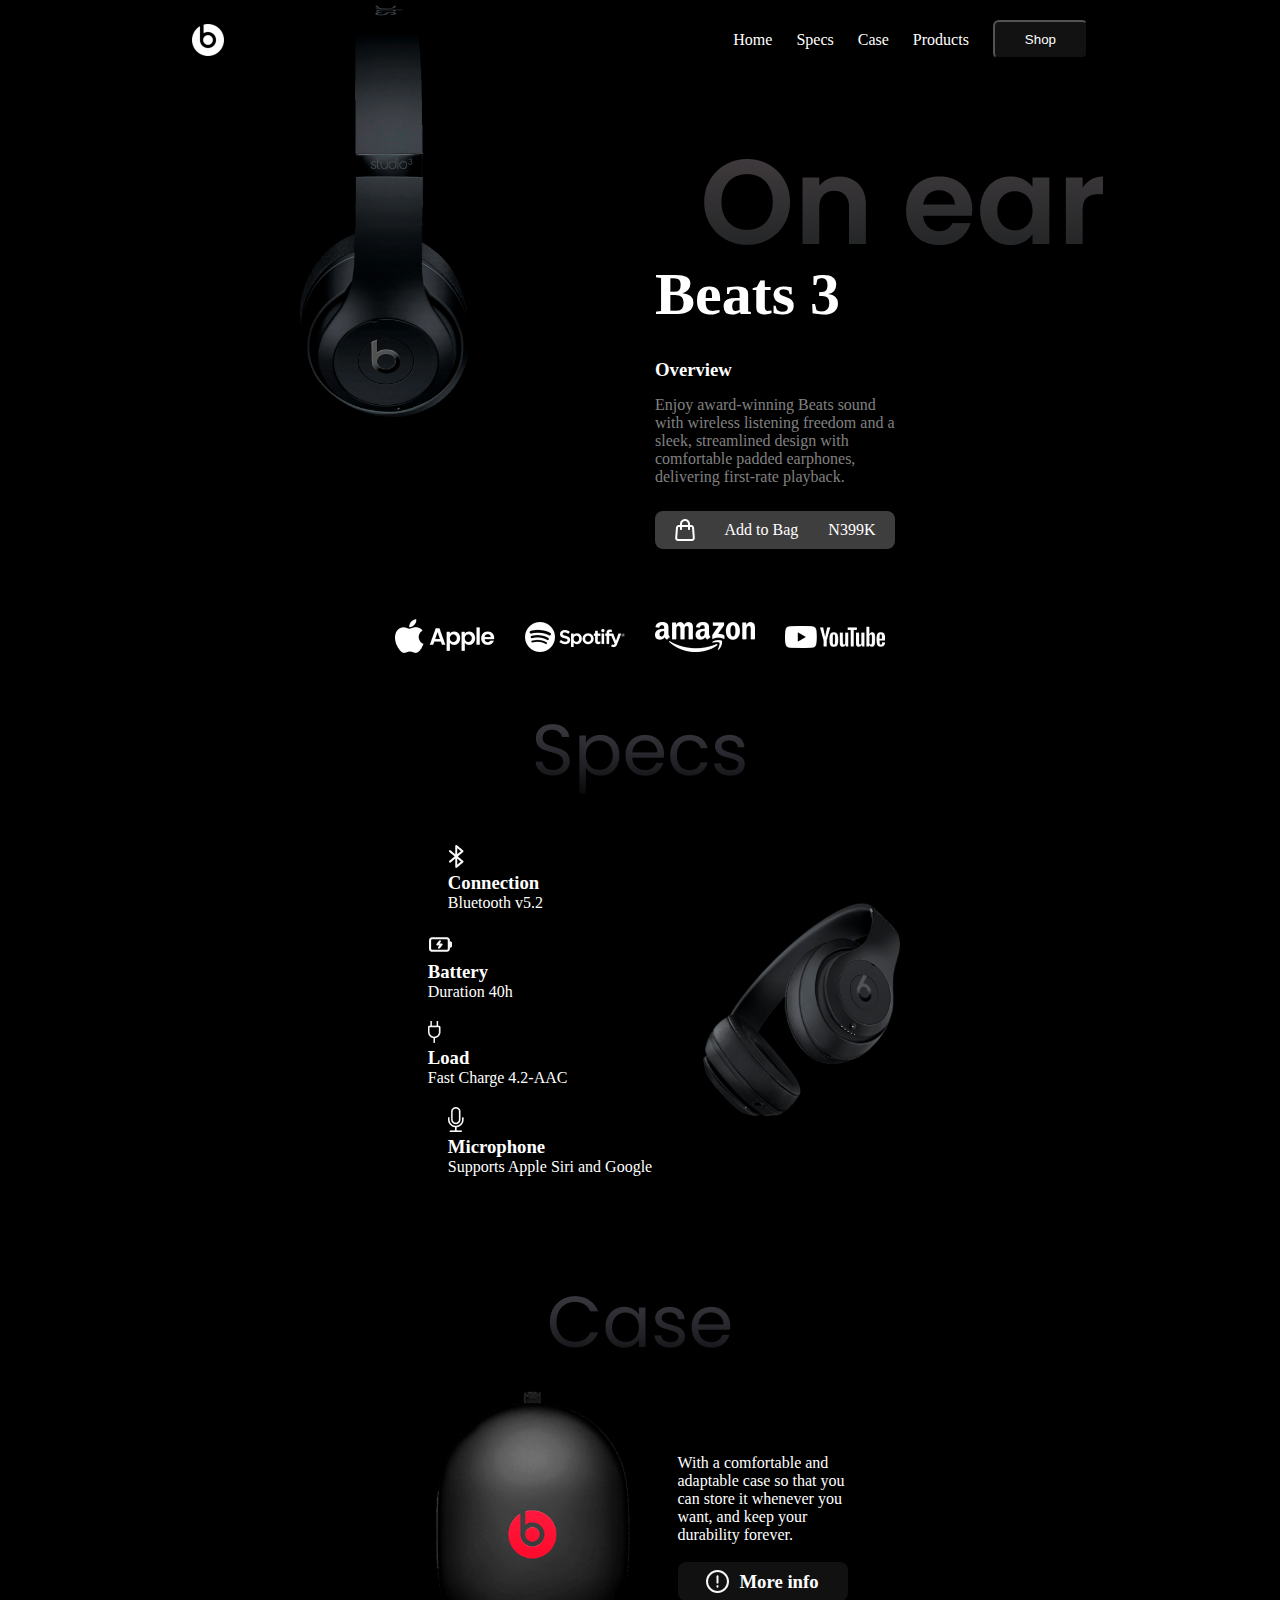
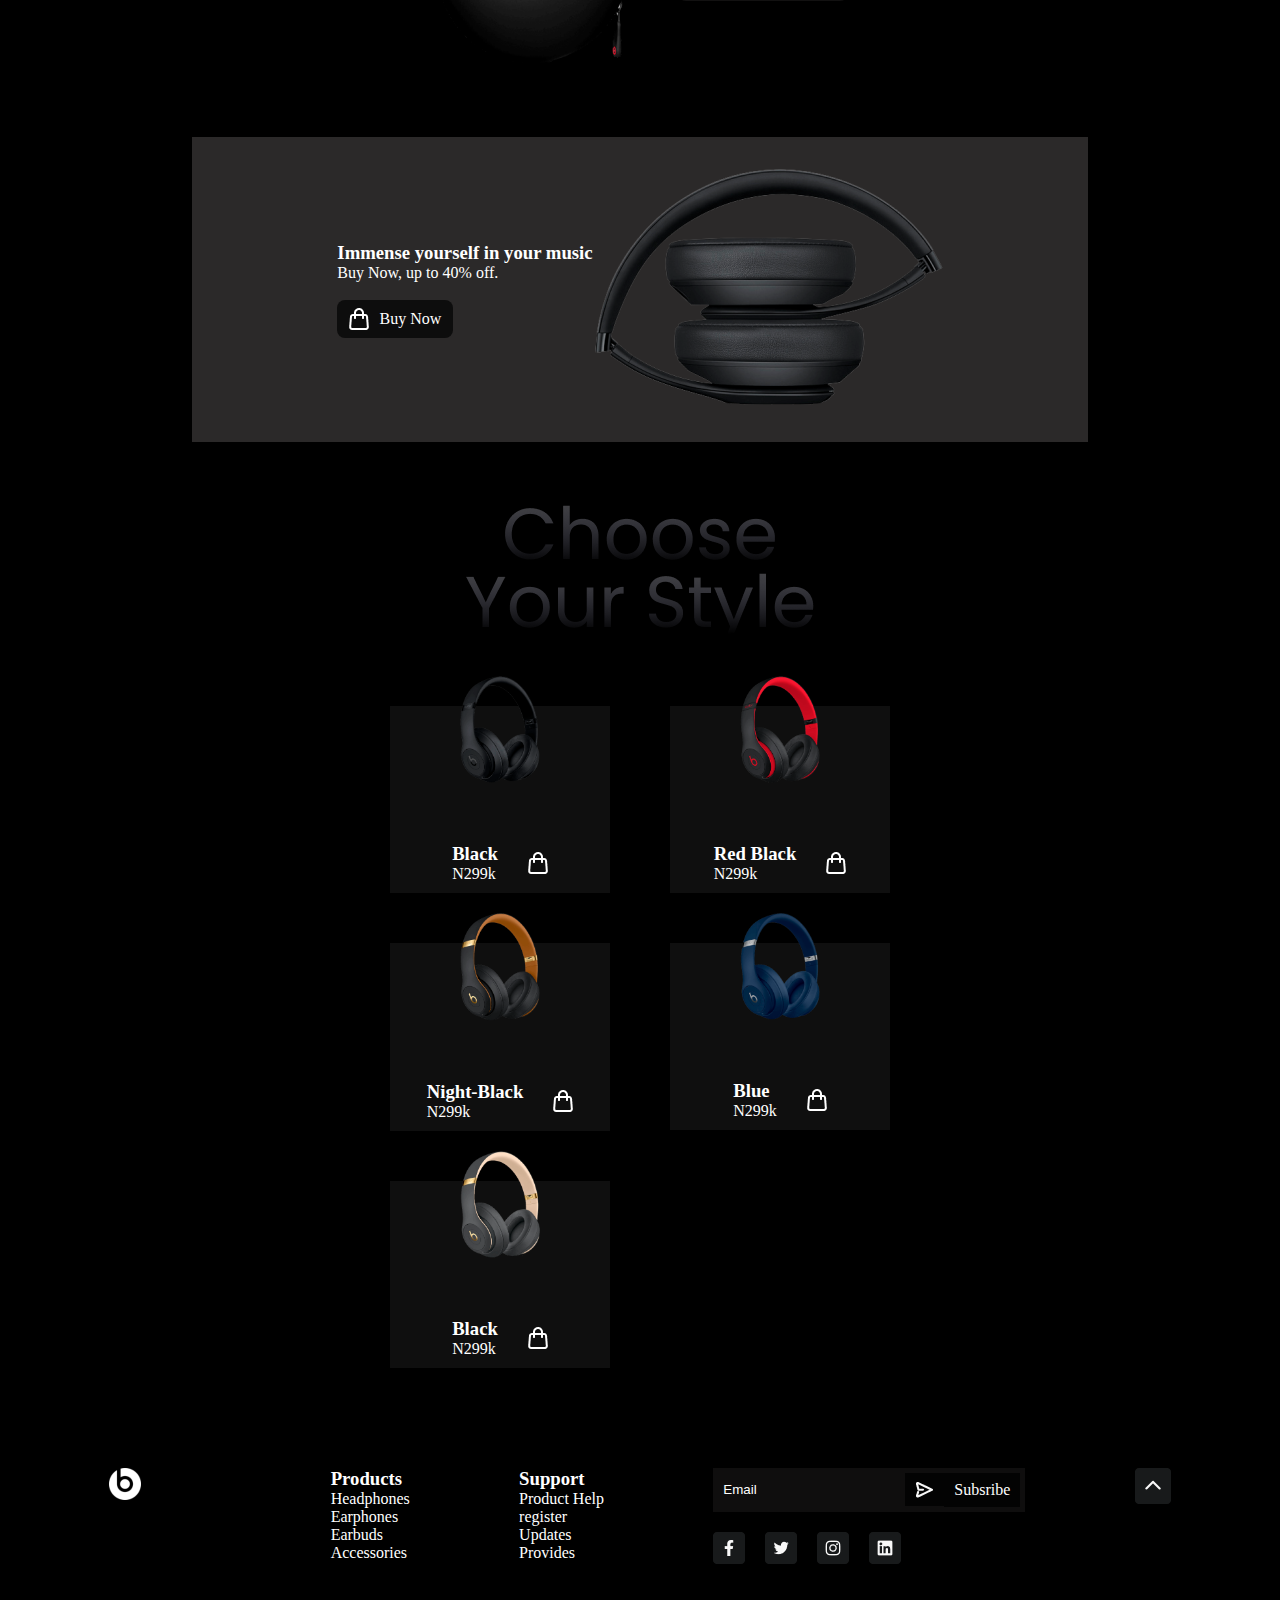
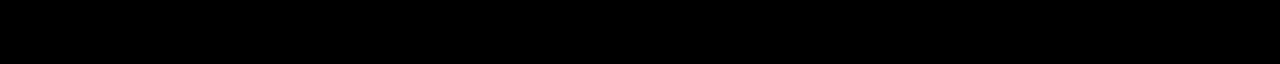
<file: bluetooth/index.html>
<!DOCTYPE html>
<html lang="en">
  <head>
    <meta charset="UTF-8" />
    <meta http-equiv="X-UA-Compatible" content="IE=edge" />
    <meta name="viewport" content="width=device-width, initial-scale=1.0" />
    <title>blutooth</title>
    <link rel="stylesheet" href="./style.css" />
  </head>

  <body>
    <div class="navbar">
      <img src="./Photos/beatsLogo.png" alt="" />
      <ul>
        <li>Home</li>
        <li>Specs</li>
        <li>Case</li>
        <li>Products</li>
        <li><button id="button1">Shop</button></li>
      </ul>
    </div>

    <!-- --mainsection -->

    <div class="title-img">
      <img src="./Photos/onEar.png" alt="" />
    </div>

    <div class="main-section">
      <div class="left-main">
        <img
          src="./Photos/mainImage.png"
          id="main-img"
          alt="main-img"
          width="180px"
        />
      </div>
      <div class="right-main">
        <h1>Beats 3</h1>
        <h3>Overview</h3>
        <p>
          Enjoy award-winning Beats sound with wireless listening freedom and a
          sleek, streamlined design with comfortable padded earphones,
          delivering first-rate playback.
        </p>
        <div class="box1">
          <img src="./Icons/shoppingBag.png" alt="" />
          <p>Add to Bag</p>
          <p>N399K</p>
        </div>
      </div>
    </div>
    <!-- icons -->
    <div class="icons">
      <img src="./Photos/appleLogo.png" alt="" />
      <img src="./Photos/spotifyLogo.png" alt="" />
      <img src="./Photos/amazonLogo.png" alt="" />
      <img src="./Photos/youtubeLogo.png" alt="" />
    </div>
    <!-- specs -->
    <div class="specs">
      <img src="./Icons/specsLogo.png" alt="" />
    </div>

    <!-- left-specs -->
    <div class="main-specs">
      <div class="left-specs">
        <div class="bluetooth">
          <img src="./Icons/bluetooth.png" alt="bluetooth" id="bluetooth" />
          <h3>Connection</h3>
          <p>Bluetooth v5.2</p>
        </div>
        <div class="battery">
          <img src="./Icons/battery.png" alt="battery" id="battery" />
          <h3>Battery</h3>
          <p>Duration 40h</p>
        </div>
        <div class="charger">
          <img src="./Icons/charger.png" alt="charger" id="charger" />
          <h3>Load</h3>
          <p>Fast Charge 4.2-AAC</p>
        </div>
        <div class="mic">
          <img src="./Icons/mic.png" alt="mic" id="mic" />
          <h3>Microphone</h3>
          <p>Supports Apple Siri and Google</p>
        </div>
      </div>

      <!-- right-specs -->

      <div class="right-specs">
        <img
          src="./Photos/specsImage.png"
          id="specs-img"
          alt="specs-img"
          width="200px"
        />
      </div>
    </div>

    <!--Case -->
    <div class="case">
      <img src="./Icons/caseLogo.png" id="case" alt="" />
    </div>
    <div class="main-case">
      <div class="left-case">
        <img
          src="./Photos/caseImage.png"
          alt="case-img"
          id="case-img"
          width="200px"
        />
      </div>
      <div class="right-case">
        <p>
          With a comfortable and adaptable case so that you can store it
          whenever you want, and keep your durability forever.
        </p>
        <div class="box2">
          <img src="./Icons/group.png" alt="" />
          <h3>More info</h3>
        </div>
      </div>
    </div>
    <!-- music -->

    <div class="main-music">
      <div class="left-mmusic">
        <h3>Immense yourself in your music</h3>
        <p>Buy Now, up to 40% off.</p>
        <div class="box3">
          <img src="./Icons/shoppingBag.png" alt="" />
          <p>Buy Now</p>
        </div>
      </div>
      <div class="right-music">
        <img src="./Photos/buyNowSectionImage.png" alt="" />
      </div>
    </div>

    <div></div>
    <div class="style">
      <img src="./Icons/productLogo.png" alt="" />
    </div>
    <div class="main-style">
      <div class="left-style">
        <!-- <div class="earphones"></div> -->

        <div class="black-earphone">
          <img src="./Photos/black.png" id="product-img" alt="" width="80px" />
          <div class="inner-style">
            <div>
              <h3>Black</h3>
              <p>N299k</p>
            </div>
            <img src="./Icons/shoppingBag.png" alt="" />
          </div>
        </div>
        <div class="night-black">
          <img
            src="./Photos/nightBlack.png"
            id="product-img"
            alt=""
            width="80px"
          />
          <div class="inner-style">
            <div>
              <h3>Night-Black</h3>
              <p>N299k</p>
            </div>
            <img src="./Icons/shoppingBag.png" alt="" />
          </div>
        </div>
        <div class="gray">
          <img
            src="./Photos/twilightGray.png"
            id="product-img"
            alt=""
            width="80px"
          />
          <div class="inner-style">
            <div>
              <h3>Black</h3>
              <p>N299k</p>
            </div>
            <img src="./Icons/shoppingBag.png" alt="" />
          </div>
        </div>
      </div>

      <div class="right-style">
        <div class="red-black">
          <img
            src="./Photos/redBlack.png"
            alt=""
            id="product-img"
            width="80px"
          />
          <div class="inner-style">
            <div>
              <h3>Red Black</h3>
              <p>N299k</p>
            </div>
            <img src="./Icons/shoppingBag.png" alt="" />
          </div>
        </div>
        <div class="blue">
          <img src="./Photos/blue.png" alt="" id="product-img" width="80px" />
          <div class="inner-style">
            <div>
              <h3>Blue</h3>
              <p>N299k</p>
            </div>
            <img src="./Icons/shoppingBag.png" alt="" />
          </div>
        </div>
      </div>
    </div>

    <div class="footer">
      <div class="main-footer">
        <img src="./Photos/beatsLogo.png" id="footer-beat" alt="" />
      </div>
      <div class="left-footer">
        <ul>
          <li>
            <h3>Products</h3>
          </li>
          <li>Headphones</li>
          <li>Earphones</li>
          <li>Earbuds</li>
          <li>Accessories</li>
        </ul>
      </div>
      <div class="right-footer">
        <ul>
          <li>
            <h3>Support</h3>
          </li>
          <li>Product Help</li>
          <li>register</li>
          <li>Updates</li>
          <li>Provides</li>
        </ul>
      </div>
      <div class="subscribe">
        <div class="top-subscribe">
          <input type="text" placeholder="Email" />
          <div>
            <img src="./Icons/rightArrow.png" id="right-arrow" alt="" />
            <p id="subscribe">Subsribe</p>
          </div>
        </div>
        <div class="bottom-subscribe">
          <img src="./Icons/facebook.png" alt="" />
          <img src="./Icons/twitter.png" alt="" />
          <img src="./Icons/instagram.png" alt="" />
          <img src="./Icons/linkedin.png" alt="" />
        </div>
      </div>
      <div class="up-arrow">
        <img src="./Icons/upArrow.png" alt="" />
      </div>
    </div>
  </body>
</html>
</file>
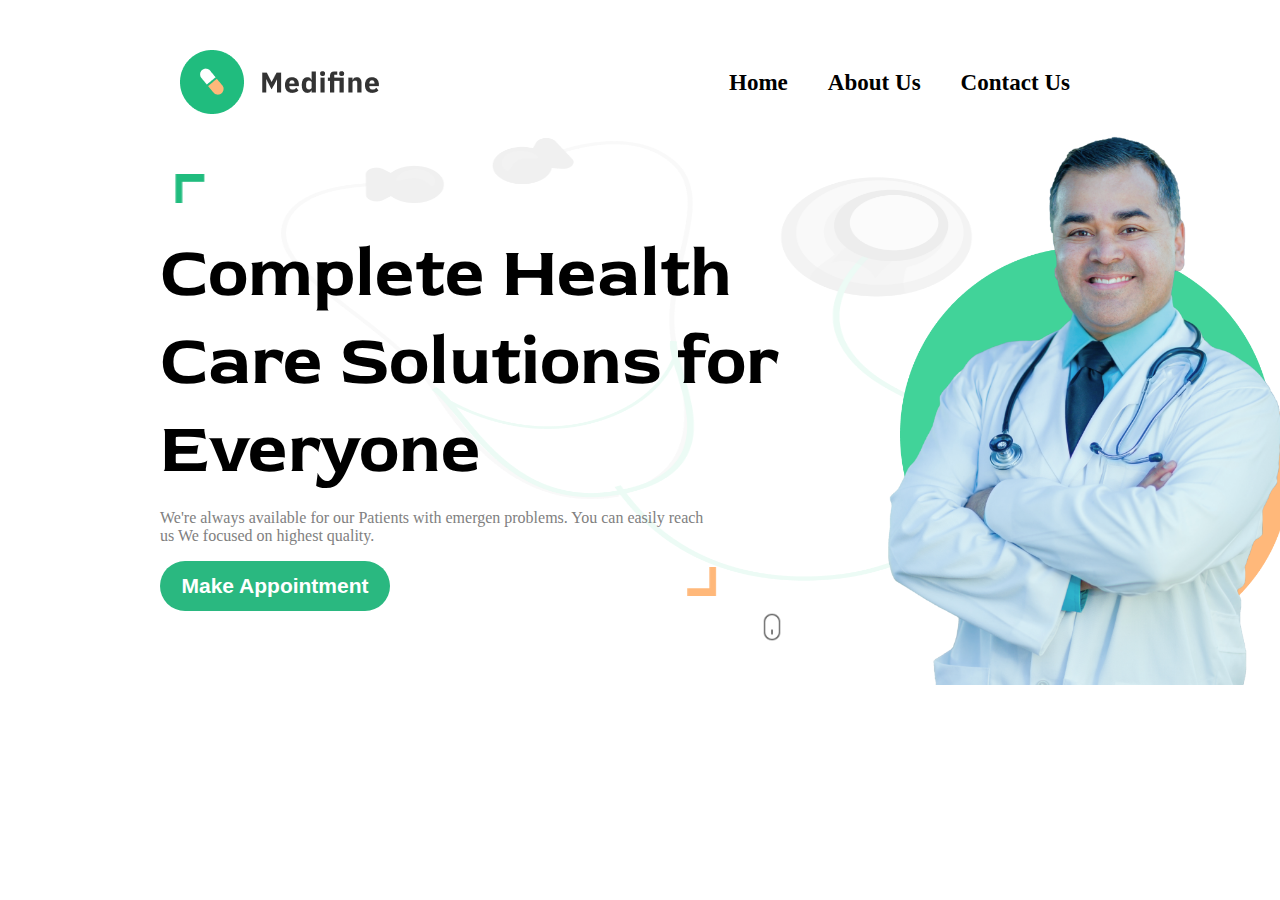
<file: doctor/index.html>
<!DOCTYPE html>
<html lang="en">
<head>
    <meta charset="UTF-8">
    <meta http-equiv="X-UA-Compatible" content="IE=edge">
    <meta name="viewport" content="width=device-width, initial-scale=1.0">
    <title>project 6</title>
    <link rel="stylesheet" href="styles/style.css">

    <!-- google font -->

    <link rel="preconnect" href="https://fonts.googleapis.com">
<link rel="preconnect" href="https://fonts.gstatic.com" crossorigin>
<link href="https://fonts.googleapis.com/css2?family=Oswald:wght@700&family=Red+Rose:wght@400;700&display=swap" rel="stylesheet">
</head>
<body>

    <!-- navbar -->
    <div class="navbar">
      <div class="header-section">
        <img src="./images/logo.png" id="logo" alt="logo">
      <ul>
        <li><a href="./index.html">Home</a></li>
        <li><a href="./about-us.html">About Us</a></li>
        <li><a href="./contact-us.html">Contact Us</a></li>
      </ul> 
    </div>
    </div>

    <!-- main-section -->
<div class="main-section">
    <div class="left-main">
        <img src="./images/topAngle.png" id="top" width="30px" alt="top-angle">
        <h1> Complete Health <br/> Care Solutions for <br/>Everyone</h1>
        <p> We're always available for our Patients with emergen problems. You can easily reach<br/> us We focused on highest quality.</p>
        <button> Make Appointment</button>
        <img src="./images/bottomAngle.png"id="bottom" width="30px" alt="botttom-angle">
        <img src="./images/mouse.png" id="mouse" width="30px" alt="mouse">
    </div>
    <div class="right-main">
        <img src="./images/doctor.png" width="420px" id="doctor" alt="doctor">
        <img src="./images/greenBox.png" alt="green"id="green-box" width="370px">
        <img src="./images/yellowBox.png" alt="yellow"id="yellow-box" width="350px">
    </div>
</div>
</body>
</html>
</file>
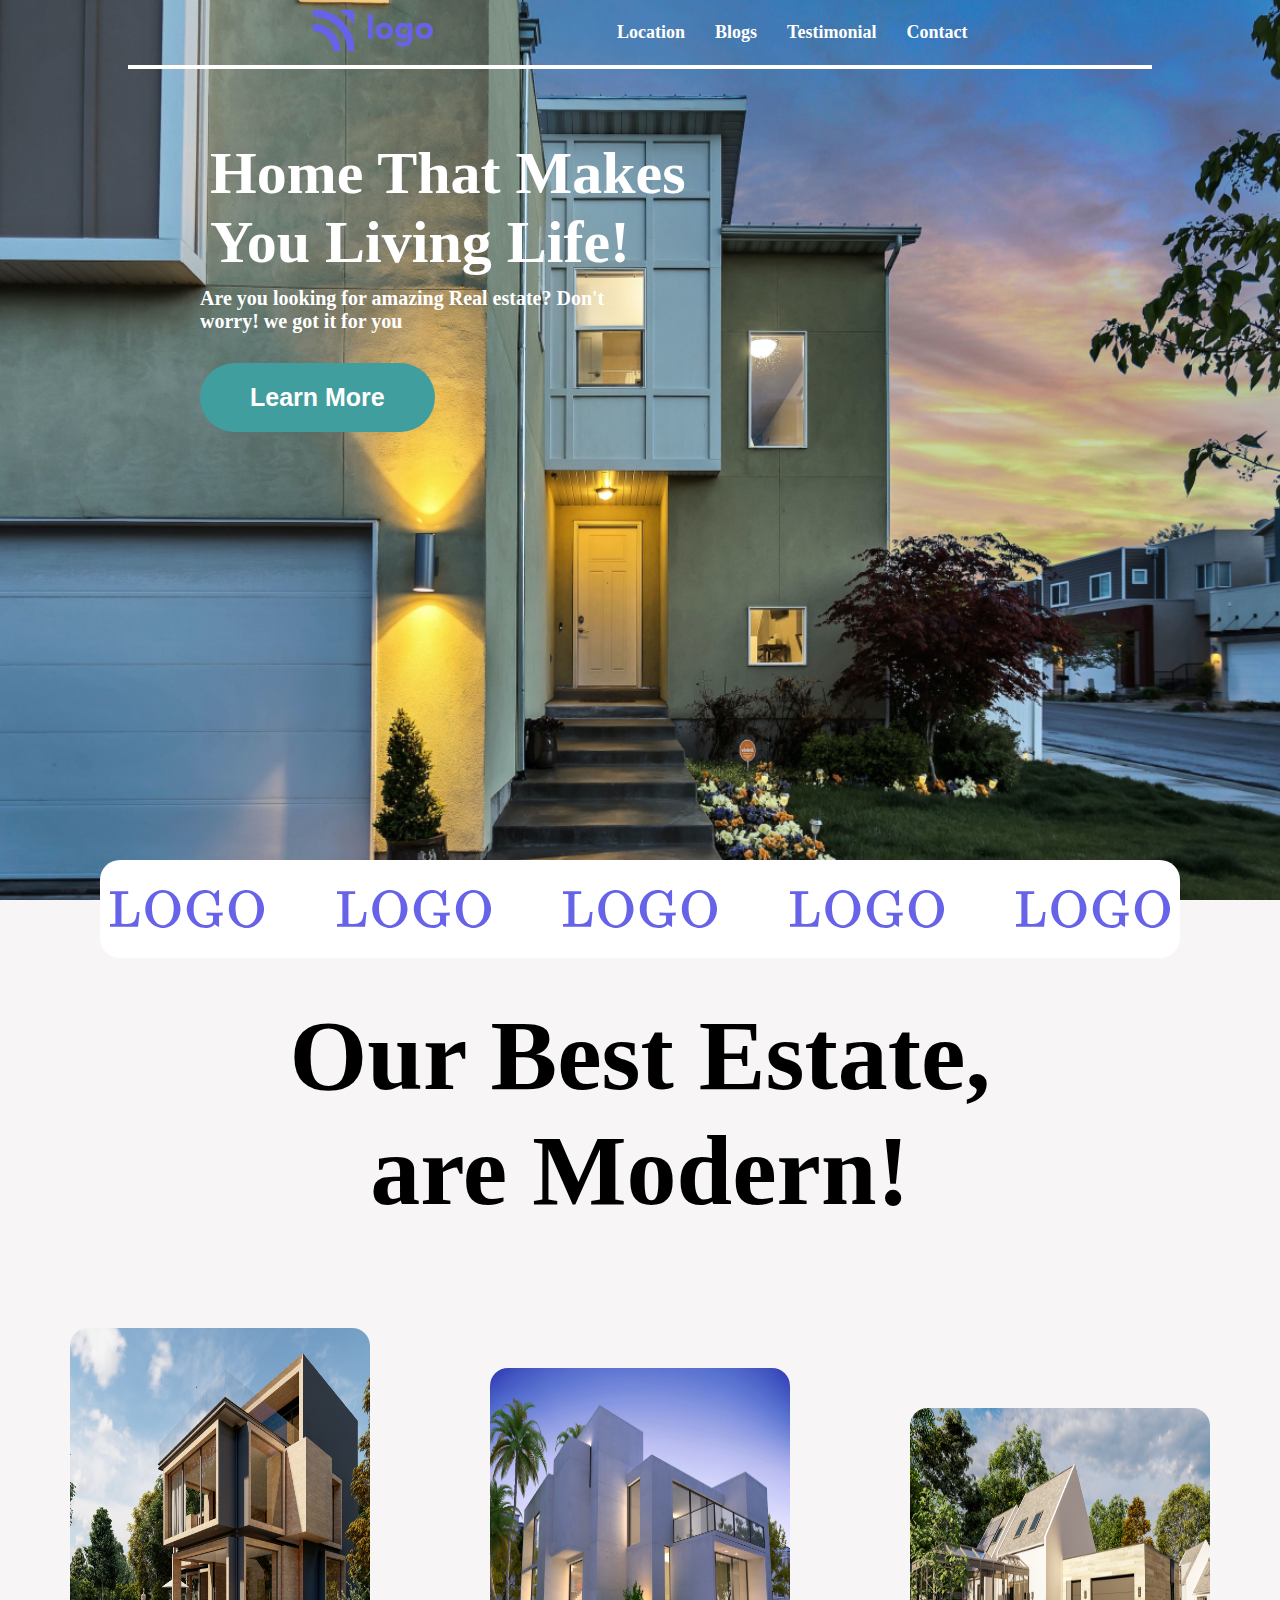
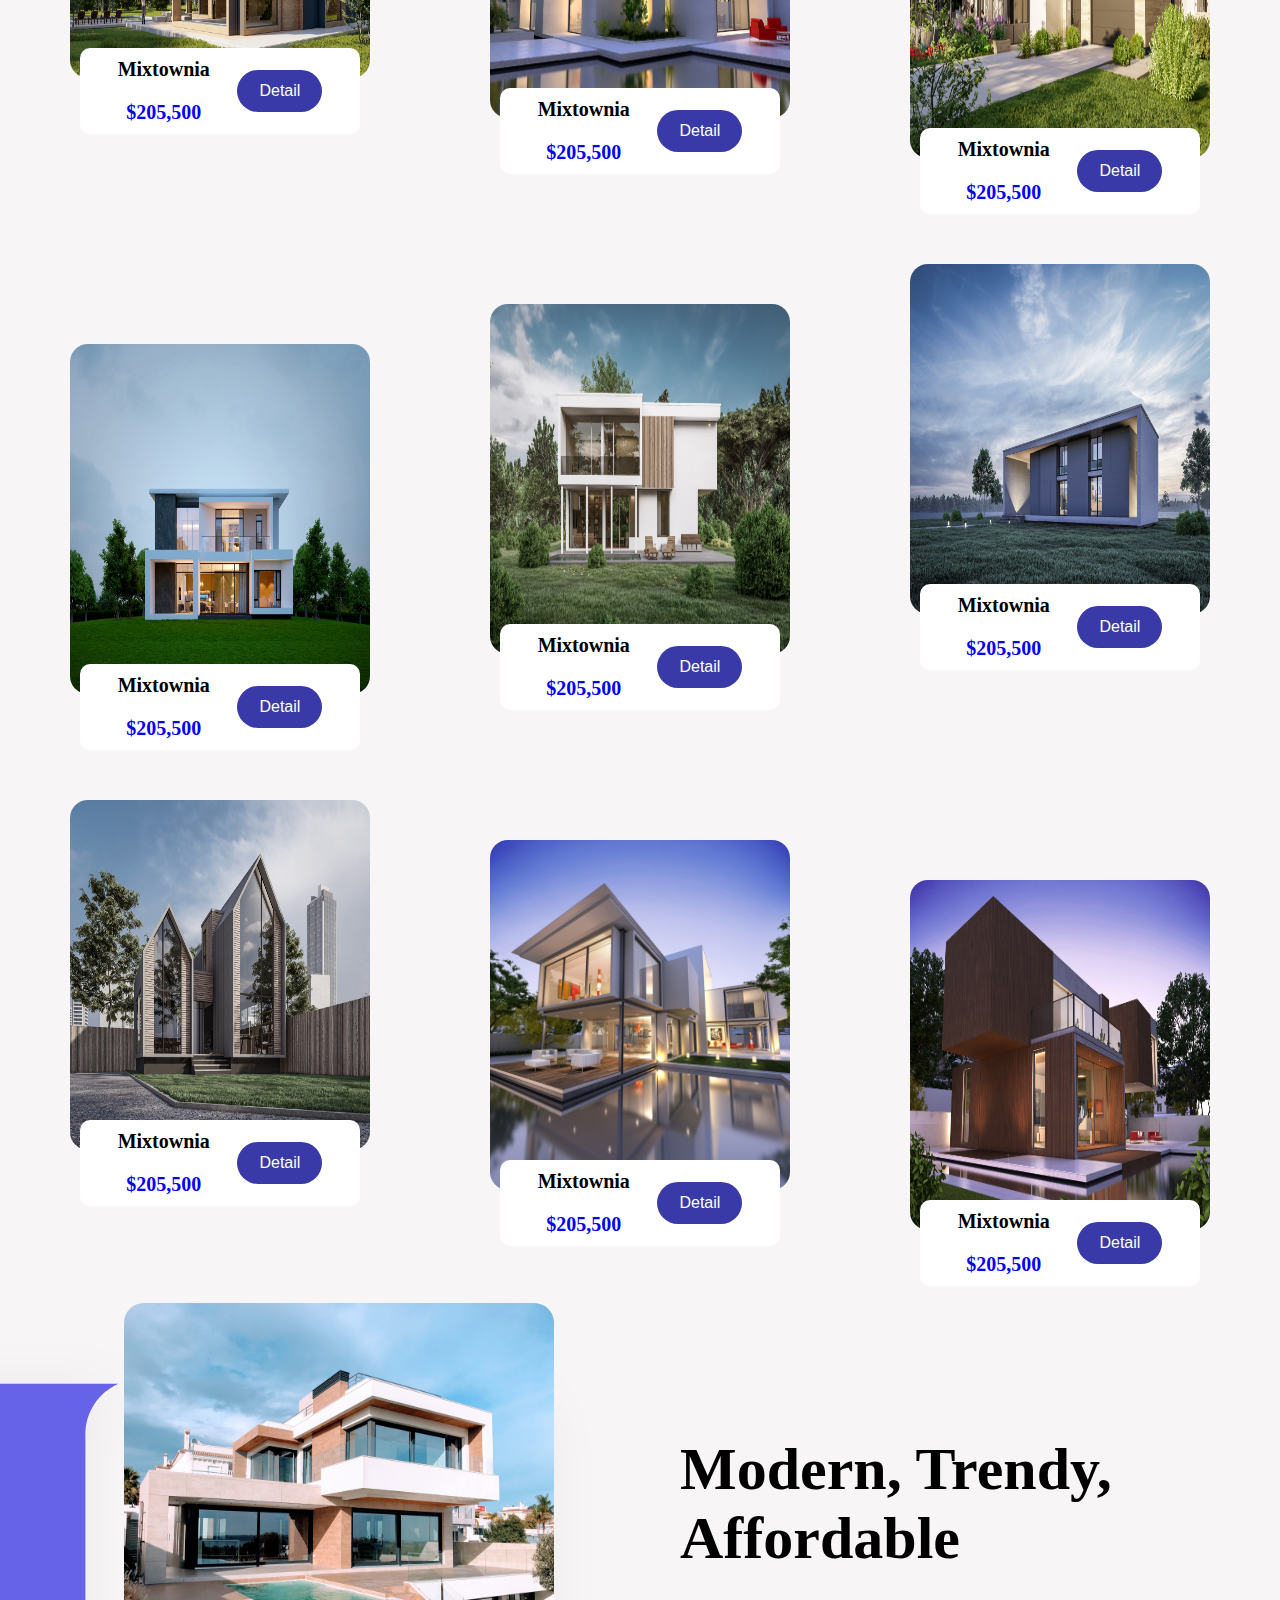
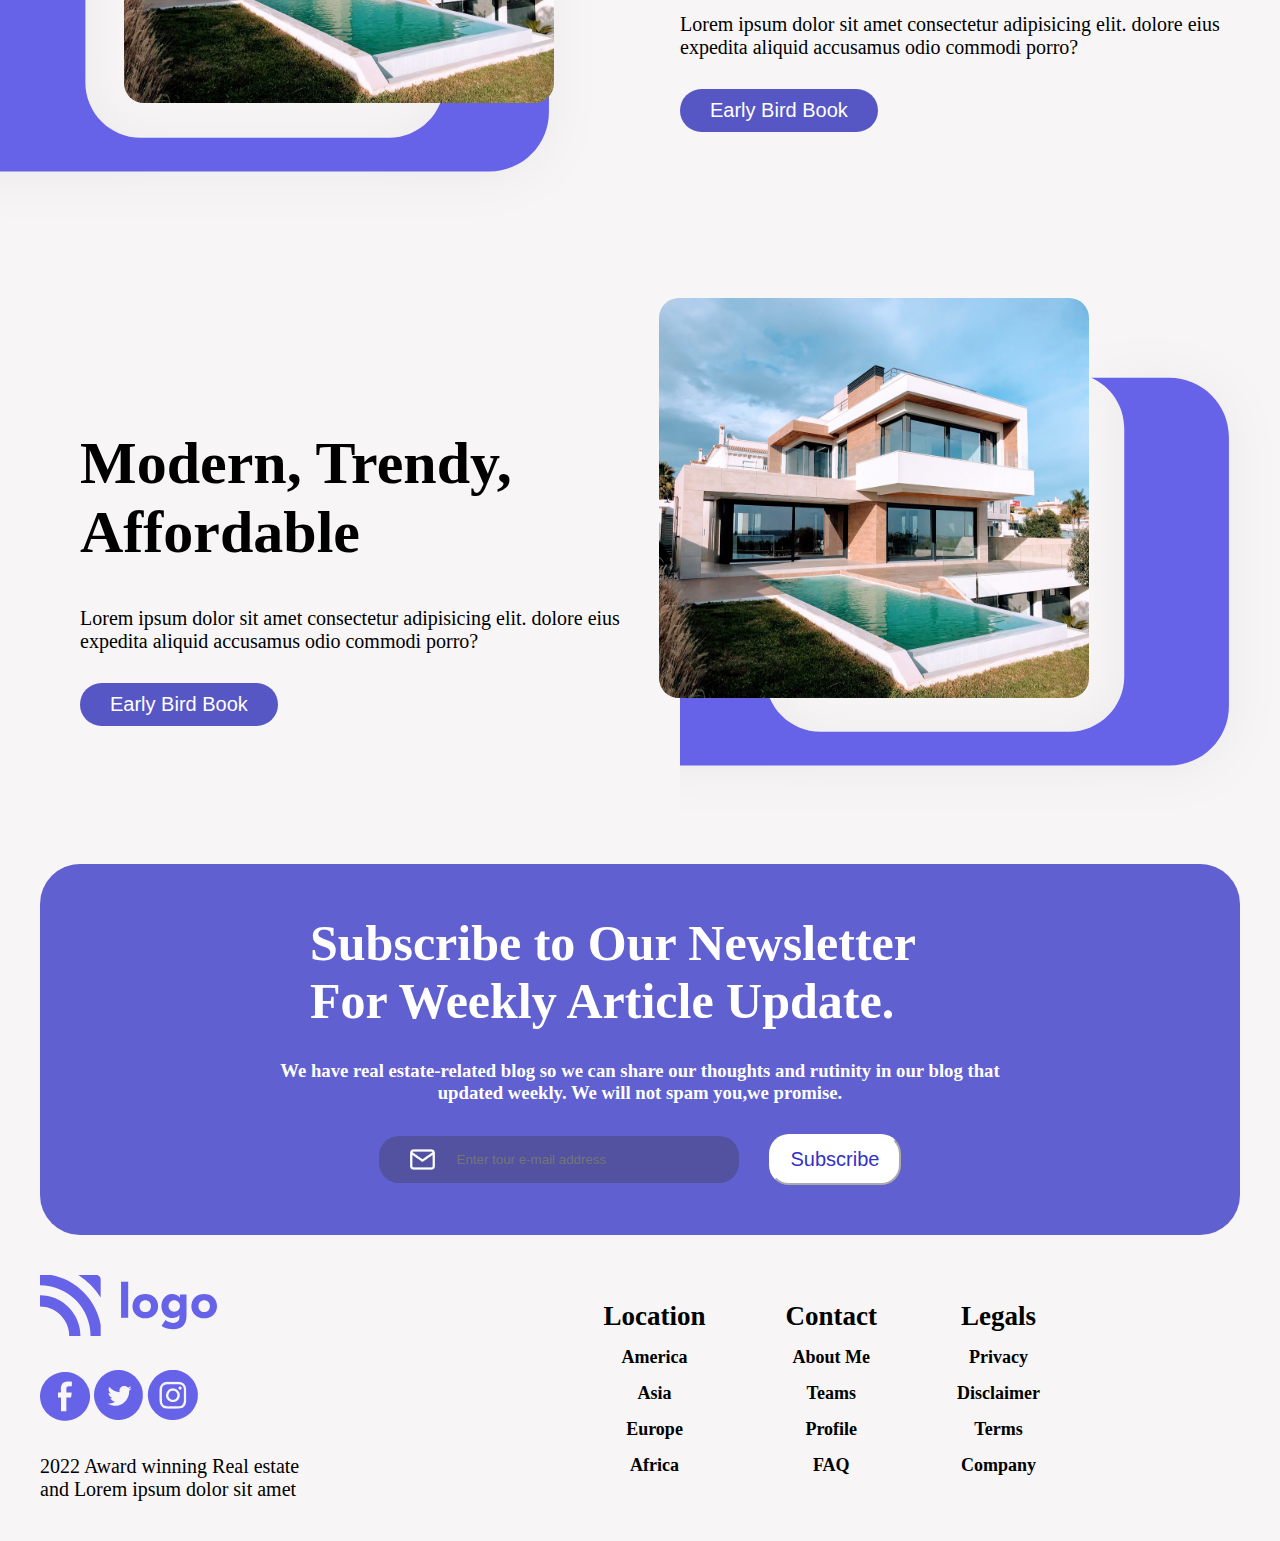
<file: real-estate/index.html>
<!DOCTYPE html>
<html lang="en">
  <head>
    <meta charset="UTF-8" />
    <meta http-equiv="X-UA-Compatible" content="IE=edge" />
    <meta name="viewport" content="width=device-width, initial-scale=1.0" />
    <title>project 6</title>
    <link rel="stylesheet" href="./style.css" />
  </head>
  <body>
    <!-- header -->
    <div class="main-header">
      <div class="header">
        <div class="left-header">
          <img src="./Icons/Logo.svg" id="logo" alt="" />
        </div>
        <div class="right-header">
          <ul>
            <li>Location</li>
            <li>Blogs</li>
            <li>Testimonial</li>
            <li>Contact</li>
          </ul>
        </div>
      </div>
      <!-- main-section -->
      <div class="main-section">
        <h1>Home That Makes You Living Life!</h1>
        <h3>
          Are you looking for amazing Real estate? Don't worry! we got it for
          you
        </h3>
        <button id="btn">Learn More</button>
      </div>
    </div>
    <!-- logo name -->

    <div class="logo-name">
      <img src="./Icons/logoName.svg" alt="" />
      <img src="./Icons/logoName.svg" alt="" />
      <img src="./Icons/logoName.svg" alt="" />
      <img src="./Icons/logoName.svg" alt="" />
      <img src="./Icons/logoName.svg" alt="" />
    </div>

    <!-- best-estate -->
    <!-- 1st img -->
    <div class="best-estate">
      <h1>
        Our Best Estate, <br />
        are Modern!
      </h1>
    </div>

    <div class="main-property">
      <div class="top-estate">
        <img
          src="./Photos/cardImage1.png"
          width="300px"
          height="350px"
          alt=""
        />

        <div class="estate-properties">
          <div class="left-properties">
            <p id="name">Mixtownia</p>
            <p id="price">$205,500</p>
          </div>

          <div class="right-properties">
            <button id="btn2">Detail</button>
          </div>
        </div>
      </div>

      <!-- 2nd img -->
      <div class="top-estate tilt">
        <img
          src="./Photos/cardImage2.png"
          width="300px"
          height="350px"
          alt=""
        />

        <div class="estate-properties">
          <div class="left-properties">
            <p id="name">Mixtownia</p>
            <p id="price">$205,500</p>
          </div>

          <div class="right-properties">
            <button id="btn2">Detail</button>
          </div>
        </div>
      </div>
      <!-- 3rd img -->
      <div class="top-estate tilt2">
        <img
          src="./Photos/cardImage3.png"
          width="300px"
          height="350px"
          alt=""
        />

        <div class="estate-properties">
          <div class="left-properties">
            <p id="name">Mixtownia</p>
            <p id="price">$205,500</p>
          </div>

          <div class="right-properties">
            <button id="btn2">Detail</button>
          </div>
        </div>
      </div>
    </div>

    <!-- 4th img -->

    <div class="main-property">
      <div class="top-estate tilt2">
        <img
          src="./Photos/cardImage4.png"
          width="300px"
          height="350px"
          alt=""
        />

        <div class="estate-properties">
          <div class="left-properties">
            <p id="name">Mixtownia</p>
            <p id="price">$205,500</p>
          </div>

          <div class="right-properties">
            <button id="btn2">Detail</button>
          </div>
        </div>
      </div>

      <!-- 5th img -->
      <div class="top-estate tilt">
        <img
          src="./Photos/cardImage5.png"
          width="300px"
          height="350px"
          alt=""
        />

        <div class="estate-properties">
          <div class="left-properties">
            <p id="name">Mixtownia</p>
            <p id="price">$205,500</p>
          </div>

          <div class="right-properties">
            <button id="btn2">Detail</button>
          </div>
        </div>
      </div>
      <!-- 6th img -->
      <div class="top-estate">
        <img
          src="./Photos/cardImage6.png"
          width="300px"
          height="350px"
          alt=""
        />

        <div class="estate-properties">
          <div class="left-properties">
            <p id="name">Mixtownia</p>
            <p id="price">$205,500</p>
          </div>

          <div class="right-properties">
            <button id="btn2">Detail</button>
          </div>
        </div>
      </div>
    </div>

    <!-- 7th img -->

    <div class="main-property">
      <div class="top-estate">
        <img
          src="./Photos/cardImage7.png"
          width="300px"
          height="350px"
          alt=""
        />

        <div class="estate-properties">
          <div class="left-properties">
            <p id="name">Mixtownia</p>
            <p id="price">$205,500</p>
          </div>

          <div class="right-properties">
            <button id="btn2">Detail</button>
          </div>
        </div>
      </div>

      <!-- 8th img -->
      <div class="top-estate tilt">
        <img
          src="./Photos/cardImage8.png"
          width="300px"
          height="350px"
          alt=""
        />

        <div class="estate-properties">
          <div class="left-properties">
            <p id="name">Mixtownia</p>
            <p id="price">$205,500</p>
          </div>

          <div class="right-properties">
            <button id="btn2">Detail</button>
          </div>
        </div>
      </div>
      <!-- 9th img -->
      <div class="top-estate tilt2">
        <img
          src="./Photos/cardImage9.png"
          width="300px"
          height="350px"
          alt=""
        />

        <div class="estate-properties">
          <div class="left-properties">
            <p id="name">Mixtownia</p>
            <p id="price">$205,500</p>
          </div>

          <div class="right-properties">
            <button id="btn2">Detail</button>
          </div>
        </div>
      </div>
    </div>

    <!-- affordable-property1 -->
    <div class="affordable-property">
      <div class="left-side">
        <img src="./Icons/featureImageBg1.svg" id="bg1" width="600px" alt="" />
        <img
          src="./Photos/featuresImage1.png"
          id="img1"
          width="430px"
          height="400px"
          alt=""
        />
      </div>
      <div class="right-side">
        <h1>Modern, Trendy, Affordable</h1>
        <p>
          Lorem ipsum dolor sit amet consectetur adipisicing elit. dolore eius
          expedita aliquid accusamus odio commodi porro?
        </p>
        <button id="btn3">Early Bird Book</button>
      </div>
    </div>

    <div class="affordable-property">
      <div class="right-side">
        <h1>Modern, Trendy, Affordable</h1>
        <p>
          Lorem ipsum dolor sit amet consectetur adipisicing elit. dolore eius
          expedita aliquid accusamus odio commodi porro?
        </p>
        <button id="btn3">Early Bird Book</button>
      </div>
      <div class="leftsecond-side">
        <img src="./Icons/featureImageBg1.svg" id="bg2" width="600px" alt="" />
        <img
          src="./Photos/featuresImage1.png"
          id="img2"
          width="430px"
          height="400px"
          alt=""
        />
      </div>
    </div>
    <!-- subscribe -->
    <div class="subscribe">
      <h1>Subscribe to Our Newsletter For Weekly Article Update.</h1>
      <h3>
        We have real estate-related blog so we can share our thoughts and
        rutinity in our blog that updated weekly. We will not spam you,we
        promise.
      </h3>
      <div class="main-email">
        <div class="email">
          <img src="./Icons/mail.png" id="email" alt="" />
          <input
            type="text"
            placeholder="Enter tour e-mail address"
            id="tour-email"
          />
        </div>
        <button id="btn4">Subscribe</button>
      </div>
    </div>

    <!-- footer -->
    <div class="main-footer">
      <div class="left-footer">
        <div class="top-left">
          <img src="./Icons/Logo.svg" alt="" />
        </div>
        <div class="middle-left">
          <img src="./Icons/facebook.png" alt="" />
          <img src="./Icons/twitter.png" alt="" />
          <img src="./Icons/instagram.png" alt="" />
        </div>
        <div class="bottom-left">
          <p>2022 Award winning Real estate and Lorem ipsum dolor sit amet</p>
        </div>
      </div>
      <div class="right-footer">
        <div class="location">
          <ul>
            <li><h2>Location</h2></li>
            <li><a href="#"> America </a></li>
            <li><a href="#"> Asia </a></li>
            <li><a href="#"> Europe </a></li>
            <li><a href="#"> Africa </a></li>
          </ul>
        </div>
        <div class="contact">
          <ul>
            <li><h2>Contact</h2></li>
            <li><a href="#"> About Me </a></li>
            <li><a href="#"> Teams </a></li>
            <li><a href="#"> Profile </a></li>
            <li><a href="#"> FAQ </a></li>
          </ul>
        </div>
        <div class="legals">
          <ul>
            <li><h2>Legals</h2></li>
            <li><a href="#"> Privacy </a></li>
            <li><a href="#"> Disclaimer </a></li>
            <li><a href="#"> Terms</a></li>
            <li><a href="#"> Company</a></li>
          </ul>
        </div>
      </div>
    </div>
  </body>
</html>
</file>
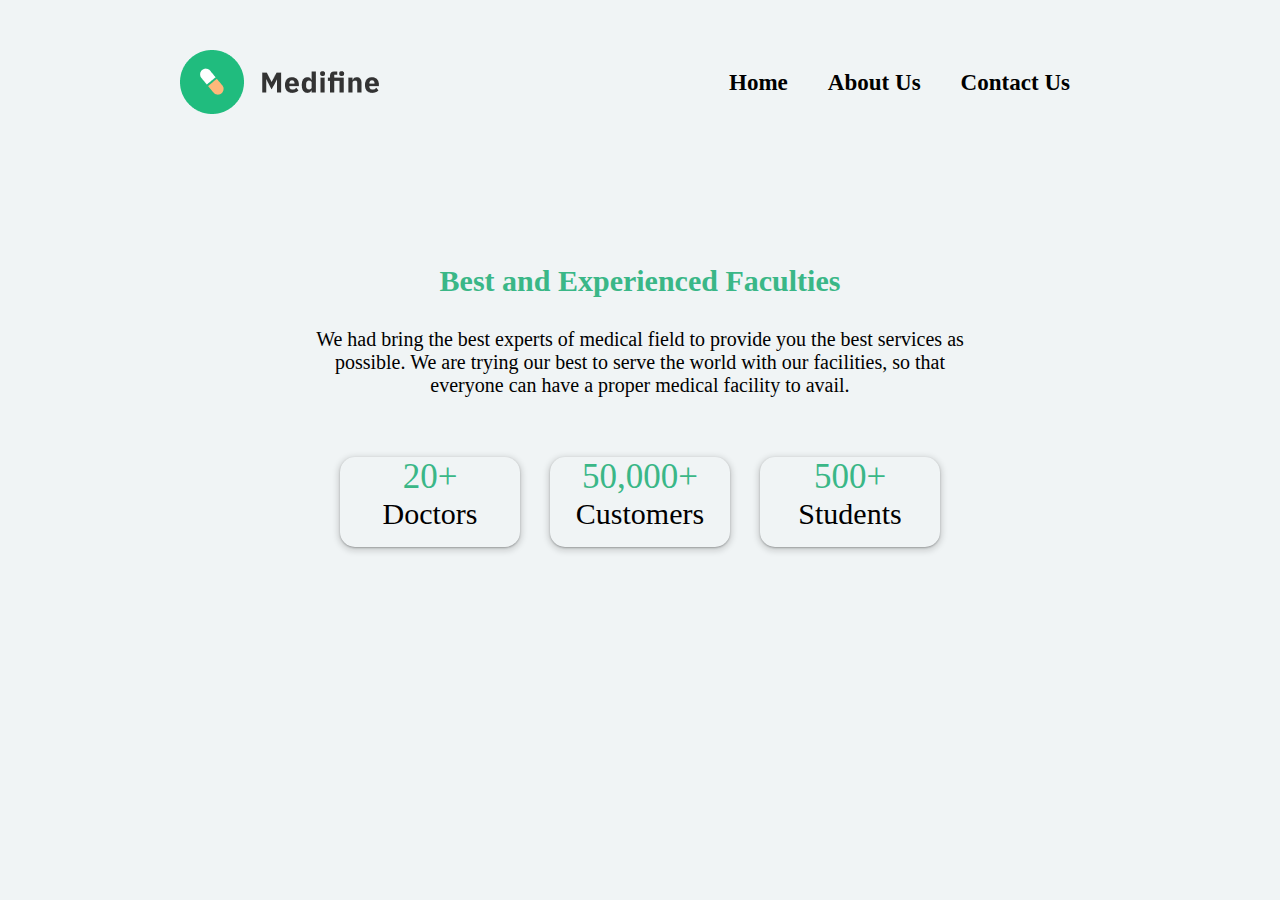
<file: doctor/about-us.html>
<!DOCTYPE html>
<html lang="en">
  <head>
    <meta charset="UTF-8" />
    <meta http-equiv="X-UA-Compatible" content="IE=edge" />
    <meta name="viewport" content="width=device-width, initial-scale=1.0" />
    <title>project 6</title>
    <link rel="stylesheet" href="./styles/style-about_us.css" />
  </head>
  <body>
    <!-- navbar -->
    <div class="navbar">
      <div class="header-section">
        <img src="./images/logo.png" id="logo" alt="logo" />
        <ul>
          <li><a href="./index.html">Home</a></li>
          <li><a href="./about-us.html">About Us</a></li>
          <li><a href="./contact-us.html">Contact Us</a></li>
        </ul>
      </div>
    </div>
    <!-- main-section -->
    <div class="main-section">
      <h1>Best and Experienced Faculties</h1>
      <p>
        We had bring the best experts of medical field to provide you the best
        services as <br />
        possible. We are trying our best to serve the world with our facilities,
        so that <br />
        everyone can have a proper medical facility to avail.
      </p>
    </div>

    <!-- box-section -->

    <div class="box">
      <div class="box-section">
        <p>
          <span> 20+ </span> <br/>
          Doctors
        </p>
      </div>
      <div class="box-section">
        <p>
          <span> 50,000+ </span> <br />
          Customers
        </p>
      </div>
      <div class="box-section">
        <p>
          <span> 500+ </span><br />
          Students
        </p>
      </div>
    </div>
  </body>
</html>
</file>
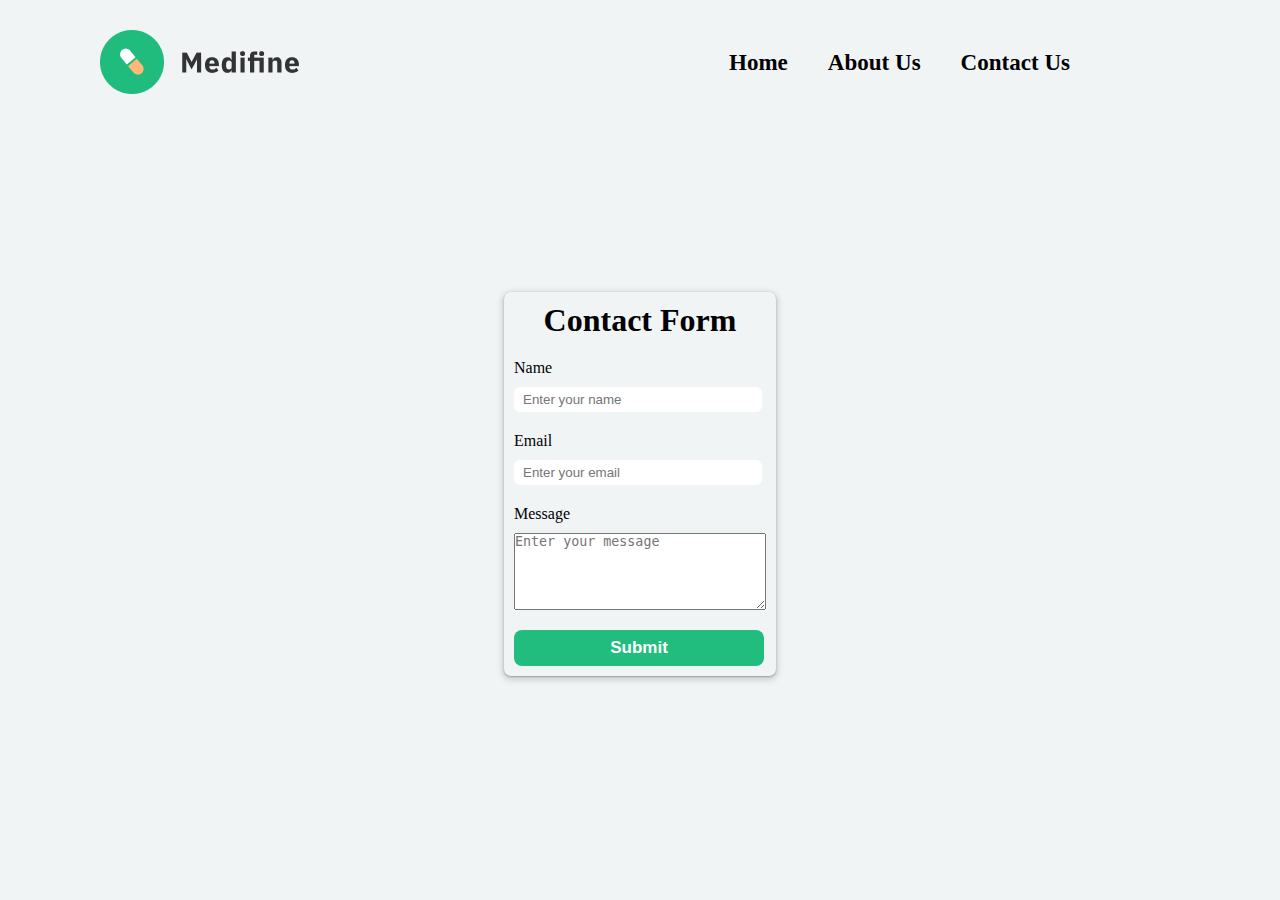
<file: doctor/contact-us.html>
<!-- <form action="">

        <label for="name">NAME</label>
        <input type="text" id="name">
    </form> -->

<!DOCTYPE html>
<html lang="en">
  <head>
    <meta charset="UTF-8" />
    <meta http-equiv="X-UA-Compatible" content="IE=edge" />
    <meta name="viewport" content="width=device-width, initial-scale=1.0" />
    <title>project 6</title>
    <link rel="stylesheet" href="./styles/style-contact_us.css" />

    <!-- styling -->

    <style>
      input[type="text"] {
       
        padding: 5px 9px;
        /* margin: 8px 0;
  border: 1px solid #ccc; */
        border-radius: 6px;
        border: none;
      }
     
      #form {
        /* border: 1px solid red; */
        /* width: 700px; */
        /* height: 500px; */
        padding: 10px;
        display: flex;
        border-radius: 7px;
        flex-direction: column;
        align-content: center;
        gap: 20px;
        box-shadow: rgba(25, 26, 27, 0.3) 0px 1px 2px 0px, rgba(16, 16, 16, 0.15) 0px 2px 6px 2px;

        /* justify-content: space-between; */
      }
      input{
        width: 100px;
      }
      #form div textarea{
        width: 250px;
      }

      #form div{
        display: flex;
        flex-direction: column;
        gap: 10px;
      }
      #form{
        /* position: absolute;
    top: 50%;
    width: 100%;
    transform: translateY(-50%);
    text-align: center; */
    
    display: flex;
    justify-content: center;
    align-content: center;
    flex-direction: column;
   
      }
      .form-box {
  display: flex;
  justify-content: center;
  align-items:center ;
  /* border: 1px solid red; */
  height: 80vh;
      }

      #form div input{
        width: 230px;
      }

      input[type="submit"] {
        width: 250px;
      
        background-color: #21bd7e;
        color: white;
        padding: 8px 10px;
        align-items: center;
        font-size: 17px;
        font-weight: 600;
        border-radius: 8px;
        border: none;
      }
      #form h1{
      text-align: center;
      }
    </style>
  </head>
  <body>
    <!-- navbar -->
    <div class="navbar">
      <div class="header-section">
        <img src="./images/logo.png" id="logo" alt="logo" />
        <ul>
          <li><a href="./index.html">Home</a></li>
          <li><a href="./about-us.html">About Us</a></li>
          <li><a href="./contact-us.html">Contact Us</a></li>
        </ul>
      </div>
    </div>

    <!-- form -->
    <div class="form-box">
      
      <form action="#" id="form">
        <h1>Contact Form</h1>
        <div>
          <label for="name"> Name </label>
          <input
        
            type="text"
            id="name"
            name="name"
            placeholder="Enter your name"
          />
        </div>
        <div>
          <label for="email">Email </label>
          <input
            type="text"
            id="email"
            name="email"
            placeholder="Enter your email"
          />
        </div>

        <div>
          <label for="message">Message</label>

          <textarea
            placeholder="Enter your message"
            rows="5"
            cols="5"
          ></textarea>
        </div>

        <input type="submit" value="Submit" />
      </form>
    </div>
  </body>
</html>
</file>
<file: bluetooth/style.css>
*
{
    padding: 0px;
    margin: 0px;
}
body
{
    background-color: black;
    color: white;
}

#button1
{
    background-color: rgb(18, 18, 18);
    padding: 10px 30px;
    color: white;
    border-radius: 6px;
}
.navbar{
    display: flex;
    justify-content: space-between;
    align-items: center;
    color: white;
    margin:20px 15% ;
}

.navbar ul{
    display: flex;
    justify-content: space-between;
    align-items: center;
    gap: 24px;
}
li{
    list-style: none;
}




/* ..//====main section */

.title-img{
    margin-left: 55%;
    margin-top: 100px;
}

.main-section

{
display: flex;
align-items: center;
justify-content: center;
gap: 270px;
margin: 10px 20%; 
}
.left-main
{

display: flex;
flex-direction: column;
align-items: center;
justify-content: center;
}
.right-main{
    display: flex;
    flex-direction: column;
    /* align-items: center; */
    justify-content: center;
    gap: 15px;
}
.right-main>p{
    width: 240px;
    padding-bottom: 10px;
    color: gray;
}
.right-main h1{
    
padding-bottom: 15px;
font-size: 60px;
font-weight: 600;
}
.box1
{
    display: flex;
    align-items: center;
    justify-content: center;
    gap: 30px;
   background-color: rgb(63, 62, 62);
   padding:8px;
   border-radius: 8px;
    /* border: 1px solid red; */
}


#main-img
{
position: absolute;
top: 0;

}
/* icons */
.icons
{
    display: flex;
    align-items: center;
    justify-content: center;
    gap:30px;
    margin-top: 70px;
}
/* specs */

.specs
{
    display: flex;
    align-items: center;
    justify-content: center;
    margin-top: 70px;
}
.main-specs
{
    display: flex;
    align-items: center;
    justify-content: center; 
    /* position: relative; */
    /* border: 1px solid red; */
}
.left-specs
{
    display: flex;
    flex-direction: column;
    align-items: left;
    justify-content: space-between;
    margin: 50px;
    gap: 20px;
   
}


.bluetooth, .mic{
    margin-left: 20px;
  }

  /* .bluetooth , .mic{
    position: relative; 
    right: -30x;
  } */
  

.right-specs
{
  display: flex;
  align-items: center;
  justify-content: space-between;
  /* border: 1px solid blue; */
}
/* case */
.case
{
    display: flex;
    align-items: center;
    justify-content: center;
    margin-top: 70px;
    margin-bottom: 40px;
}

.main-case
{

    display: flex;
    align-items: center;
    justify-content: center; 
}
.left-case
{
display: flex;
align-items: center;
justify-content: center;
}


.right-case
{
    width: 170px;
    margin-left: 45px;
}
.box2
{
    display: flex;
    align-items: center;
    justify-content: center;
    gap: 10px;
   background-color: rgb(18, 17, 17);
   padding:8px;
   border-radius: 8px;
   margin-top: 18px;

   
}
.main-music
{
   display: flex;
   align-items: center;
   justify-content: center;
   margin: 0px 15%;
    margin-top: 70px;
    background-color: rgb(43, 41, 41);
    /* height: 280px; */
    /* width: 800px; */
    padding: 30px;
   
    
}
.left-music
{
    display: flex;
    flex-direction: column;
    align-items: center;
    justify-content: center;
   

}
.box3
{
    display: flex;
    align-items: center;
    justify-content: center;
    gap: 10px;
    background-color: rgb(13, 13, 13);
    padding:8px;
    border-radius: 8px;
    margin-top: 18px;
    width: 100px;

}

.style
{
    display: flex;
    align-items: center;
    justify-content: center;
    padding: 60px 0px;
}
.main-style
{
    display: flex;
    justify-content: center; 
    align-items: start;
    /* border: 1px solid red; */
    gap: 60px;
}
.left-style
{
    display: flex;
    flex-direction: column;
    /* align-items: center; */
    justify-content: center;
    gap: 50px;
    
}
.right-style
{
    display: flex;
    flex-direction: column;
    /* align-items: center; */
    justify-content: center; 
    gap: 50px;
}
 .black-earphone
 {
    /* height:190px ; */
    width: 200px;
    background-color: rgb(15, 15, 15);
    display: flex;
    align-items: center;
    flex-direction: column;
    position: relative;
    padding: 10px;
    
 }
 .night-black
 
 {
    /* height:190px ; */
    width: 200px;
    background-color: rgb(15, 15, 15);
    display: flex;
    align-items: center;
    flex-direction: column;
    padding: 10px;
 }
 .gray
 {
    /* height:190px ; */
    width: 200px;
    background-color: rgb(15, 15, 15);
    display: flex;
    align-items: center;
    flex-direction: column;
    padding: 10px;
 }
 .red-black
 {
    /* height:190px ; */
    width: 200px;
    background-color: rgb(15, 15, 15);
    display: flex;
    align-items: center;
    flex-direction: column;
    padding: 10px;
 }
 .blue
 {
    /* height:190px ; */
    width: 200px;
    background-color: rgb(15, 15, 15);
    display: flex;
    align-items: center;
    flex-direction: column;
    padding: 10px;
 }

 .inner-style{
    margin-top: 20px;
    display: flex;
    justify-content: space-evenly;
    align-items: center;
    gap: 30px;
 }

 #product-img{
position: relative;  
/* to position the element with respect to its original position */
top: -40px;

 }

 /* footer */
 .footer
 {
    /* border:1px solid red; */
    display: flex;
    align-items: start;
    justify-content:space-evenly;
    margin-top: 100px;
    margin-bottom: 100px;
    
    /* padding-bottom: 90px;  */
 }
.main-footer
{ 
   
    /* display: flex;
    align-items: center;
    justify-content: center; */
    padding-right: 80px;
    
}
/* #footer-beat
{
    align-items: ;
} */

.left-footer
{
    display: flex;
    align-items: center;
    justify-content: center;
    /* padding-right: 70px; */
}
.right-footer
{
    display: flex;
    align-items: center;
    justify-content: center;
    
}
.subscribe
{ 
    /* border:1px solid rebeccapurple; */
    display: flex;
    flex-direction: column;
    /* align-items: center; */
    justify-content: center;
    /* margin-left: 120px; */
    gap: 20px;
    /* padding-right: 70px; */
  

}
.top-subscribe
{
    /* border:1px solid rebeccapurple; */
    display: flex;
    align-items: center;
    justify-content: center;
    background-color: rgb(15, 14, 14);
    padding: 5px;

    
}

.top-subscribe input{
    border: none;
    padding: 5px;
    background-color: transparent;
    
}
::placeholder{
    color: white;
}

.top-subscribe div{
display: flex;
justify-content: center;
align-items: center;
}



#right-arrow , #subscribe
{
 background-color: rgb(3, 3, 3);
 padding: 8px 10px;

}
.top-subscribe h3
{
 /* padding-right: 40px; */
}


.bottom-subscribe
{
    display: flex;
    /* justify-content: center; */
    align-items: center;
    gap: 20px;
    /* border: 1px solid red; */
    
}

.up-arrow
{
    /* margin-left: 350px; */
    
}
</file>
<file: doctor/styles/style.css>
* {
  padding: 0px;
  margin: 0px;
}

body {
  background-image: url("../images/stethoscope.png");
  background-size: 800px 500px;
  background-position: center; 
  background-repeat: no-repeat;
  /* border: 2px solid maroon; */


}

/* navbar */

.navbar {
  /* border: 1px solid red; */
}
.header-section {
  display: flex;
  align-items: center;
  justify-content: space-between;
  margin: 30px 100px;
}
.header-section ul {
  display: flex;
  align-items: center;
  justify-content: space-between;
  list-style: none;
  gap: 40px;
   padding: 0px 110px;
  color: black;
  font-size: larger;
  font-weight: bolder;
}
.header-section ul li a {
  color: black;
  text-decoration: none;
  font-size: larger;
}

#logo {
    padding: 20px 80px;
}
/* main-section */
.main-section {
  display: flex;
  align-items: center;
  justify-content: space-between;
  /* margin-top: 40px; */

  
}

/* left-main */

.left-main {
    /* border: 1px solid purple; */
    display: flex;
    flex-direction: column;
    /* align-items: center; */
    text-align: left;
    gap: 16px;
    margin-left: 160px;

    /* justify-content:space-between; */
  
}

.left-main h1 {
/* 
    border: 1px solid green; */
  font-size: 70px;
  font-weight: 900;
    font-family: 'Oswald', sans-serif;
font-family: 'Red Rose', cursive;

   /* font-weight: 1800; */
}
.left-main p {
    /* border: 1px solid green; */
    font-family: 'Times New Roman', Times, serif;
    /* padding: 20px 60px; */
    /* margin: 5px 100px; */
    color: grey;
}
.left-main button {
    color: white;
    background-color: #2ab880;
   
  border-radius: 27px;
  padding: 13px 19px;
  /* margin: 6px; */
  font-size: 21px;
  font-weight: 700;
  box-shadow: none;
  width: 230px;
  /* border: 0px solid; */
  border: none;
 

}
#top{
    /* border: 2px solid yellow; */
    padding: 10px 15px;
    
}
#bottom{
  gap:90px;
    /* border: 2px solid green; */
    padding-left: 85%;
    position: relative;
    top: -60px;
}
#mouse{
/* border: 2px solid black; */
position: relative;
top: -80px;
left: 590px;
padding-top: 20px;
padding-left: 7px;
}


/* right main */

.right-main {
  
    /* border: 3px solid yellow; */
    position: relative;
  
}

#doctor{

    z-index: 10;
    /* border: 1px solid red; */
    margin-top: -90px;
    
}

#green-box{
position: absolute;
right: 10px;
z-index: -6;
top: 50px;
}

#yellow-box{
    position: absolute;
    right: 0;
    z-index: -10;
    top:100px;
    left: 80px;
}
</file>
<file: real-estate/style.css>
* {
  padding: 0px;
  margin: 0px;
}

.main-header {
  background-image: url(./Photos/mainBackground.png);
  background-repeat: no-repeat;
  background-position: center;
  background-size: cover;
  height: 100vh;
}
.header {
  display: flex;
  align-items: center;
  justify-content: space-evenly;
  padding: 10px 0px;
  border-bottom: 4px solid white;
  margin: 0px 10%;
  /* width:80vw; */
}
#logo {
  width: 120px;
}
.right-header {
}

.right-header ul {
  color: white;
  display: flex;
  justify-content: space-between;
  align-items: center;

  gap: 30px;
}

li {
  list-style: none;
  font-size: 18px;
  font-weight: 700;
}
/* main-section */
.main-section {
  display: flex;
  flex-direction: column;
  align-items: start;
  color: white;
  margin-left: 200px;
  margin-top: 60px;
  /* justify-content: left; */
}
.main-section h1 {
  font-weight: 900;
  font-size: 60px;
  width: 500px;
  padding: 10px;
  /* padding-left: 300px; */
}

.main-section h3 {
  font-size: 20px;
  width: 420px;
  /* padding-left: 350px; */
}

#btn {
  background-color: rgb(65, 158, 158);
  color: white;
  padding: 20px 50px;
  border-radius: 35px;
  margin-top: 30px;
  border-style: none;
  font-size: 25px;
  font-weight: 600;
  /* margin-left: 350px; */
}
.logo-name {
  display: flex;
  align-items: center;
  justify-content: space-between;
  border-radius: 20px;
  background-color: white;
  padding: 30px 10px;
  margin: 0px 100px;
  position: relative;
  top: -40px;
}
/* best-estate */

.best-estate {
  text-align: center;
  font-size: 50px;
  font-weight: 700;
}

.top-estate {
  width: 400px;
}
body {
  background-color: rgb(247, 245, 245);
}
.top-estate {
  display: flex;
  flex-direction: column;
  justify-content: center;
  align-items: center;
}

.top-estate img {
  border-radius: 18px;
}

.tilt{
    position: relative;
    top: 40px;
}
.tilt2{
    position: relative;
    top: 80px;
}

.estate-properties {
  /* border: 1px solid red; */
  display: flex;
  background-color: rgb(255, 255, 255);
  justify-content: space-evenly;
  align-items: center;
  width: 260px;
  /* align-items: center; */
  position: relative;
  top: -30px;
  border-radius: 10px;
  padding: 10px;

  /* background-color: blue; */
}
.left-properties {
  display: flex;
  justify-content: center;
  align-items: center;
  flex-direction: column;
  gap: 20px;
}
#name {
  /* color: black; */
  font-size: 20px;
  font-weight: 700;
}
#price {
  color: blue;
  font-size: 20px;
  font-weight: 700;
  /* padding: 20px 10px ; */
}
#btn2 {
  color: white;
  background-color: rgb(57, 57, 167);
  border-radius: 24px;
  padding: 12px 22px;
  font-size: 16px;
  border: none;
}
.main-property {
  margin-top: 100px;
  display: flex;
  align-items: center;
  justify-content: space-evenly;
}

/* affordable-property */

.affordable-property {
  display: flex;
  align-items: center;
  justify-content: center;
  margin-top: 100px;
}

.left-side {
  position: relative;
}
#bg1 {
  position: relative;
  z-index: -1;
}
#img1 {
  position: absolute;
  z-index: 1;
  left: 124px;
  top: -33px;
  border-radius: 20px;
}

.right-side {
  display: flex;
  flex-direction: column;
  align-items: start;
  justify-content: center;
  margin-left: 80px;
}
.right-side h1 {
  font-size: 60px;
  font-weight: 700;
  width: 600px;
}
.right-side p {
  font-size: 20px;
  font-weight: 500;
  width: 550px;
  margin-top: 40px;
}
#btn3 {
  color: white;
  background-color: rgb(86, 86, 197);
  border-radius: 30px;
  padding: 10px 30px;
  font-size: 20px;
  margin-top: 30px;
  border-style: none;
}
/* affordable-property2  */

.leftsecond-side {
  position: relative;
}
#bg2 {
  position: relative;
  z-index: -1;
}
#img2 {
  position: absolute;
  z-index: 1;
  right: 191px;
  top: -32px;
  border-radius: 20px;
  /* top: 50px; */
}

.affordable-property2 {
  display: flex;
  align-items: center;
  justify-content: center;
  margin-top: 100px;
  border: 1px solid red;
}
.left-section {
  display: flex;
  flex-direction: column;
  align-items: start;
  padding-left: 30px;
}
.left-section h1 {
  font-size: 60px;
  font-weight: 700;
  width: 450px;
}

.left-section p {
  font-size: 20px;
  font-weight: 500;
  width: 550px;
  margin-top: 40px;
}

/* subscribe */
.subscribe {
  display: flex;
  justify-content: center;
  align-items: center;
  flex-direction: column;
  background-color: rgb(96, 96, 209);
  color: white;
  padding: 50px 200px;
  margin: 40px;
  border-radius: 40px;
  gap: 30px;
}
.subscribe h1 {
  font-size: 50px;
  font-weight: 800;
  width: 660px;
}
.subscribe h3
{
    width: 750px;
    text-align: center;
}
 .main-email {
  display: flex;
  justify-content: center;
  align-items: center;
  gap: 30px;
 
}
.email {
  background-color: rgb(82, 82, 161);
  display: flex;
  align-items: center;
  /* justify-content: center; */
  border-radius: 20px;
  padding: 10px 30px;
  gap: 15px;
  width: 300px;
}
#tour-email {
  background-color: transparent;
  border: none;
  padding: 6px;
}

#btn4 {
  background-color: white;
  color: rgb(49, 49, 200);
  padding: 12px 20px;
  border-radius: 20px;
  font-size: 20px;
  font-weight: 250;
  border-color: white
}
/* footer */

.main-footer
{
    display: flex;
    align-items: center;
    justify-content: space-between;
    margin: 40px;
   
}

.left-footer
{
    display: flex;
    /* align-items: center; */
    justify-content: center;
    flex-direction: column;
    gap:30px
}
.left-footer p
{
    font-size: 20px;
    font-weight: 400;
    width: 280px;
}

.right-footer
{
    display: flex;
    align-items: center;
    justify-content: center;
    gap: 80px;
    margin-right: 200px;
}

 .location ul, .contact ul, .legals ul

{
    display: flex;
    flex-direction: column;
    align-items: center;
    justify-content: center;
    gap: 15px;
}


a{
    text-decoration: none; 
    color: black;
}
</file>
<file: doctor/styles/style-about_us.css>
*
{
    padding: 0px;
    margin: 0px;
}
body
{

    background-color: #f0f4f5;
}
/* navbar */

.navbar {
    /* border: 1px solid red; */
  }
  .header-section {
    display: flex;
    align-items: center;
    justify-content: space-between;
    margin: 30px 100px;
  }
  .header-section ul {
    display: flex;
    align-items: center;
    justify-content: space-between;
    list-style: none;
    gap: 40px;
     padding: 0px 110px;
    color: black;
    font-size: larger;
    font-weight: bolder;
  }
  .header-section ul li a {
    color: black;
    text-decoration: none;
    font-size: larger;
  }
  
  #logo {
      padding: 20px 80px;
  }

  /* main-section */

  .main-section
  {
    display: flex;
    flex-direction: column;
   align-items: center;
   justify-content: center;
    padding-top: 100px;
    /* flex-wrap: wrap; */



  }
  .main-section h1
  {
    color: #3ab787;
    font-weight: 700px;
    font-size: 30px;
  }
  .main-section p
  {
    padding-top: 30px;
    font-size: 20px;
    font-weight:500;
    text-align: center;
   
  }

  /* box-section */
  .box
  {
    display: flex;
    align-items: center;
    text-align: center;
    justify-content: center;
    gap: 30px;
    padding: 60px;
   
  }

   .box-section
   {
    height: 90px;
    width: 180px;
    background-color: #f0f4f5;
    border-radius: 15px;
    /* border-style:solid; */
    /* box-shadow: 1px 1px #000000; */
  /* border-color: rgb(205, 198, 198); */
  font-size: 30px;
  box-shadow: rgba(25, 26, 27, 0.3) 0px 1px 2px 0px, rgba(16, 16, 16, 0.15) 0px 2px 6px 2px;
  /* font-weight: 300; */
   }
   .box-section span
   {
    color: #3ab787;
    font-size: 35px;

   }
</file>
<file: doctor/styles/style-contact_us.css>
*
{
    padding: 0px;
    margin: 0px;
}
body
{

    background-color: #f0f4f5;
}
/* navbar */

.navbar {
    /* border: 1px solid red; */
  }
  .header-section {
    display: flex;
    align-items: center;
    justify-content: space-between;
    margin: 30px 100px;
  }
  .header-section ul {
    display: flex;
    align-items: center;
    justify-content: space-between;
    list-style: none;
    gap: 40px;
     padding: 0px 110px;
    color: black;
    font-size: larger;
    font-weight: bolder;
  }
  .header-section ul li a {
    color: black;
    text-decoration: none;
    font-size: larger;
  }
</file>
